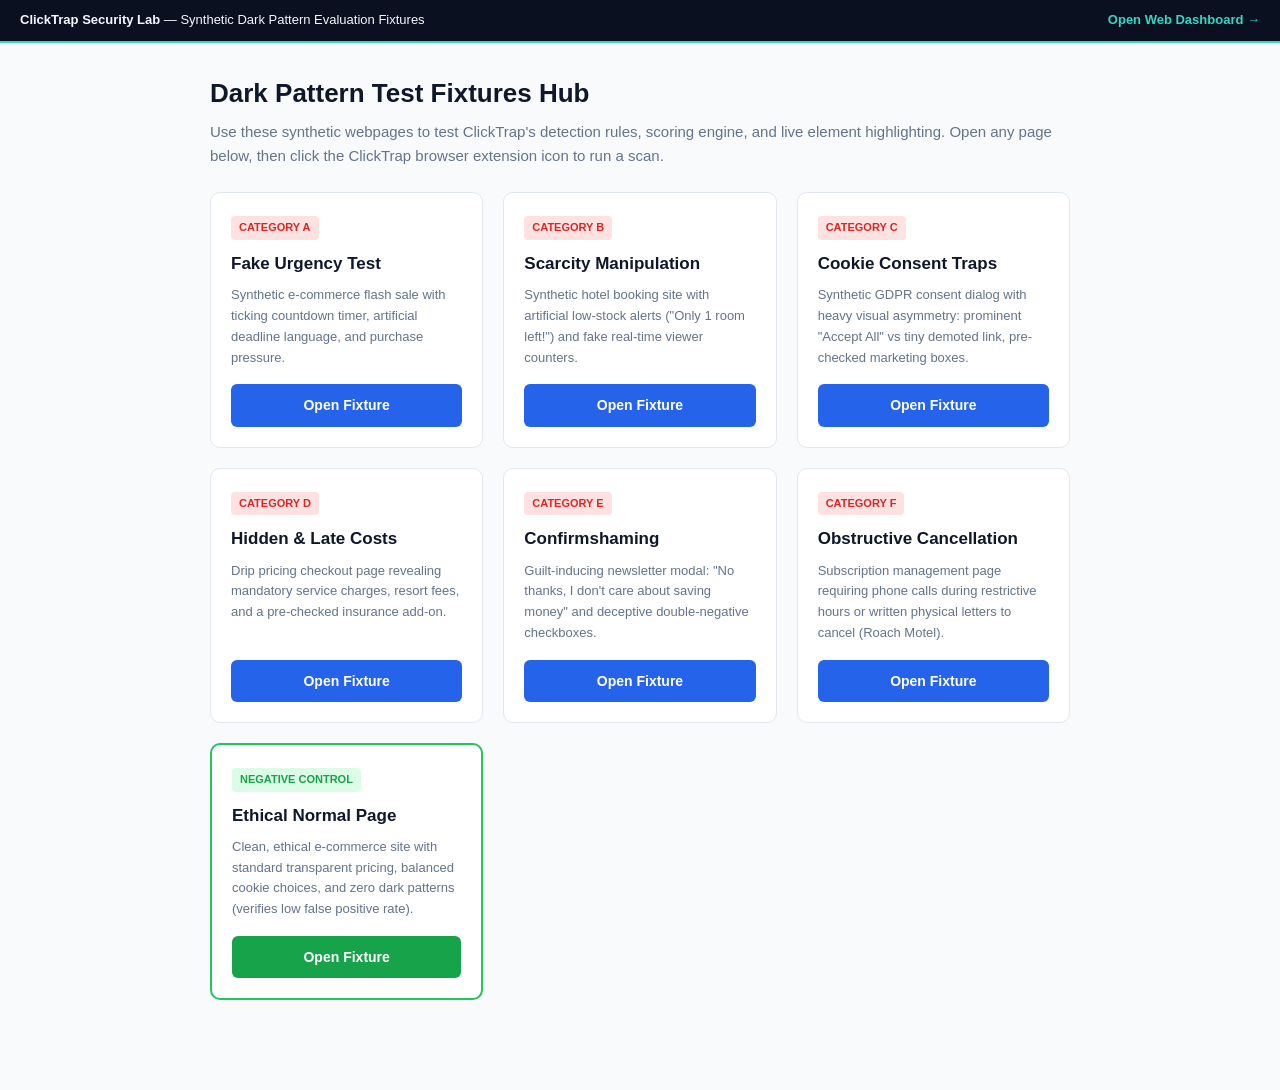
<file: test-pages/index.html>
<!DOCTYPE html>
<html lang="en">
<head>
  <meta charset="UTF-8">
  <meta name="viewport" content="width=device-width, initial-scale=1.0">
  <title>ClickTrap – Synthetic Test Fixtures Hub</title>
  <link rel="stylesheet" href="test-styles.css">
  <style>
    .test-grid {
      display: grid;
      grid-template-columns: repeat(auto-fill, minmax(270px, 1fr));
      gap: 20px;
      margin-top: 24px;
    }
    .test-card {
      background: #FFFFFF;
      border: 1px solid #E2E8F0;
      border-radius: 10px;
      padding: 20px;
      display: flex;
      flex-direction: column;
      justify-content: space-between;
      transition: transform 0.2s, box-shadow 0.2s;
    }
    .test-card:hover {
      transform: translateY(-3px);
      box-shadow: 0 8px 20px rgba(0,0,0,0.08);
      border-color: #35D6C2;
    }
    .badge-test {
      display: inline-block;
      padding: 3px 8px;
      border-radius: 4px;
      font-size: 11px;
      font-weight: 700;
      text-transform: uppercase;
      margin-bottom: 10px;
    }
    .badge-dark { background: #FEE2E2; color: #DC2626; }
    .badge-clean { background: #DCFCE7; color: #16A34A; }
    .test-title { font-size: 17px; font-weight: 700; color: #0F172A; margin-bottom: 8px; }
    .test-desc { font-size: 13px; color: #64748B; margin-bottom: 16px; flex-grow: 1; }
  </style>
</head>
<body>
  <div class="synthetic-banner">
    <div>
      <strong>ClickTrap Security Lab</strong> &mdash; Synthetic Dark Pattern Evaluation Fixtures
    </div>
    <div>
      <a href="../index.html">Open Web Dashboard &rarr;</a>
    </div>
  </div>

  <div class="fixture-container">
    <div class="fixture-header">
      <h1 class="fixture-title">Dark Pattern Test Fixtures Hub</h1>
      <p class="fixture-subtitle">
        Use these synthetic webpages to test ClickTrap's detection rules, scoring engine, and live element highlighting. 
        Open any page below, then click the ClickTrap browser extension icon to run a scan.
      </p>
    </div>

    <div class="test-grid">
      <!-- 1. Fake Urgency -->
      <div class="test-card">
        <div>
          <span class="badge-test badge-dark">Category A</span>
          <h2 class="test-title">Fake Urgency Test</h2>
          <p class="test-desc">Synthetic e-commerce flash sale with ticking countdown timer, artificial deadline language, and purchase pressure.</p>
        </div>
        <a href="fake-urgency.html" class="btn btn-primary">Open Fixture</a>
      </div>

      <!-- 2. Scarcity -->
      <div class="test-card">
        <div>
          <span class="badge-test badge-dark">Category B</span>
          <h2 class="test-title">Scarcity Manipulation</h2>
          <p class="test-desc">Synthetic hotel booking site with artificial low-stock alerts ("Only 1 room left!") and fake real-time viewer counters.</p>
        </div>
        <a href="scarcity.html" class="btn btn-primary">Open Fixture</a>
      </div>

      <!-- 3. Cookie Consent -->
      <div class="test-card">
        <div>
          <span class="badge-test badge-dark">Category C</span>
          <h2 class="test-title">Cookie Consent Traps</h2>
          <p class="test-desc">Synthetic GDPR consent dialog with heavy visual asymmetry: prominent "Accept All" vs tiny demoted link, pre-checked marketing boxes.</p>
        </div>
        <a href="cookie-consent.html" class="btn btn-primary">Open Fixture</a>
      </div>

      <!-- 4. Hidden Costs -->
      <div class="test-card">
        <div>
          <span class="badge-test badge-dark">Category D</span>
          <h2 class="test-title">Hidden & Late Costs</h2>
          <p class="test-desc">Drip pricing checkout page revealing mandatory service charges, resort fees, and a pre-checked insurance add-on.</p>
        </div>
        <a href="hidden-costs.html" class="btn btn-primary">Open Fixture</a>
      </div>

      <!-- 5. Confirmshaming -->
      <div class="test-card">
        <div>
          <span class="badge-test badge-dark">Category E</span>
          <h2 class="test-title">Confirmshaming</h2>
          <p class="test-desc">Guilt-inducing newsletter modal: "No thanks, I don't care about saving money" and deceptive double-negative checkboxes.</p>
        </div>
        <a href="confirmshaming.html" class="btn btn-primary">Open Fixture</a>
      </div>

      <!-- 6. Obstructive Cancellation -->
      <div class="test-card">
        <div>
          <span class="badge-test badge-dark">Category F</span>
          <h2 class="test-title">Obstructive Cancellation</h2>
          <p class="test-desc">Subscription management page requiring phone calls during restrictive hours or written physical letters to cancel (Roach Motel).</p>
        </div>
        <a href="cancellation-obstacles.html" class="btn btn-primary">Open Fixture</a>
      </div>

      <!-- 7. Normal Benign Page -->
      <div class="test-card" style="border: 2px solid #22C55E;">
        <div>
          <span class="badge-test badge-clean">Negative Control</span>
          <h2 class="test-title">Ethical Normal Page</h2>
          <p class="test-desc">Clean, ethical e-commerce site with standard transparent pricing, balanced cookie choices, and zero dark patterns (verifies low false positive rate).</p>
        </div>
        <a href="normal-marketing.html" class="btn btn-success">Open Fixture</a>
      </div>
    </div>
  </div>
</body>
</html>
</file>
<file: test-pages/test-styles.css>
/**
 * ClickTrap Synthetic Test Pages Stylesheet
 */

:root {
  --test-bg: #F8FAFC;
  --test-card: #FFFFFF;
  --test-text: #1E293B;
  --test-text-muted: #64748B;
  --test-border: #E2E8F0;
  --test-primary: #2563EB;
  --test-danger: #DC2626;
  --test-warning: #D97706;
  --test-success: #16A34A;
}

* {
  box-sizing: border-box;
  margin: 0;
  padding: 0;
}

body {
  font-family: -apple-system, BlinkMacSystemFont, "Segoe UI", Roboto, "Inter", sans-serif;
  background-color: var(--test-bg);
  color: var(--test-text);
  line-height: 1.6;
  padding-bottom: 60px;
}

/* Synthetic Test Notice Banner */
.synthetic-banner {
  background: #0B1020;
  color: #F4F7FB;
  padding: 10px 20px;
  display: flex;
  align-items: center;
  justify-content: space-between;
  border-bottom: 2px solid #35D6C2;
  font-size: 13px;
}

.synthetic-banner a {
  color: #35D6C2;
  text-decoration: none;
  font-weight: 600;
  margin-left: 15px;
}

.synthetic-banner a:hover {
  text-decoration: underline;
}

.fixture-container {
  max-width: 900px;
  margin: 30px auto;
  padding: 0 20px;
}

.fixture-header {
  margin-bottom: 24px;
}

.fixture-title {
  font-size: 26px;
  font-weight: 800;
  color: #0F172A;
  margin-bottom: 6px;
}

.fixture-subtitle {
  color: var(--test-text-muted);
  font-size: 15px;
}

.fixture-card {
  background: var(--test-card);
  border: 1px solid var(--test-border);
  border-radius: 12px;
  padding: 24px;
  box-shadow: 0 4px 12px rgba(0, 0, 0, 0.05);
  margin-bottom: 24px;
}

/* Common UI Elements */
.btn {
  display: inline-block;
  padding: 10px 20px;
  border-radius: 6px;
  font-size: 14px;
  font-weight: 600;
  cursor: pointer;
  text-align: center;
  border: none;
  text-decoration: none;
  transition: all 0.2s;
}

.btn-primary { background: #2563EB; color: #FFFFFF; }
.btn-primary:hover { background: #1D4ED8; }
.btn-success { background: #16A34A; color: #FFFFFF; }
.btn-danger { background: #DC2626; color: #FFFFFF; }
.btn-outline { background: transparent; border: 1px solid #CBD5E1; color: #334155; }
.btn-outline:hover { background: #F1F5F9; }

/* Test Countdown Timer */
.countdown-box {
  background: #FEF2F2;
  border: 2px solid #FCA5A5;
  border-radius: 8px;
  padding: 16px;
  text-align: center;
  margin: 20px 0;
}

.timer {
  font-family: monospace;
  font-size: 32px;
  font-weight: 800;
  color: #DC2626;
  letter-spacing: 2px;
}

/* Scarcity Badges */
.stock-alert {
  background: #FFFBEB;
  border-left: 4px solid #F59E0B;
  padding: 12px 16px;
  margin: 16px 0;
  font-weight: 600;
  color: #B45309;
}

/* Modal Overlay Simulation */
.modal-overlay {
  position: fixed;
  top: 0;
  left: 0;
  width: 100%;
  height: 100%;
  background: rgba(0, 0, 0, 0.6);
  display: flex;
  align-items: center;
  justify-content: center;
  z-index: 1000;
}

.modal-content {
  background: #FFFFFF;
  border-radius: 12px;
  padding: 28px;
  max-width: 480px;
  width: 90%;
  box-shadow: 0 10px 30px rgba(0, 0, 0, 0.2);
  text-align: center;
}

/* Asymmetric Cookie Banner */
.cookie-banner {
  position: fixed;
  bottom: 0;
  left: 0;
  width: 100%;
  background: #1E293B;
  color: #F8FAFC;
  padding: 20px 30px;
  display: flex;
  align-items: center;
  justify-content: space-between;
  box-shadow: 0 -4px 20px rgba(0, 0, 0, 0.15);
  z-index: 1000;
}

.cookie-text {
  max-width: 600px;
  font-size: 14px;
}

.cookie-actions {
  display: flex;
  align-items: center;
  gap: 16px;
}

.link-secondary {
  color: #94A3B8;
  font-size: 12px;
  text-decoration: underline;
  cursor: pointer;
}

/* In-Page Interactive Detector Toolbar & Highlights */
.ct-inspector-bar {
  background: #0B1020;
  border-bottom: 2px solid #35D6C2;
  padding: 10px 20px;
  display: flex;
  align-items: center;
  justify-content: space-between;
  flex-wrap: wrap;
  gap: 12px;
  color: #F4F7FB;
  font-size: 13px;
  position: sticky;
  top: 0;
  z-index: 9999;
  box-shadow: 0 4px 14px rgba(0,0,0,0.25);
}

.ct-inspector-left {
  display: flex;
  align-items: center;
  gap: 10px;
}

.ct-inspector-actions {
  display: flex;
  align-items: center;
  gap: 10px;
}

.ct-inspector-btn {
  background: #35D6C2;
  color: #0B1020;
  border: none;
  border-radius: 6px;
  padding: 6px 14px;
  font-size: 12px;
  font-weight: 700;
  cursor: pointer;
  transition: all 0.2s;
}

.ct-inspector-btn:hover {
  background: #2ec2af;
  transform: translateY(-1px);
}

.ct-inspector-link {
  color: #72B7FF;
  text-decoration: none;
  font-size: 12px;
  font-weight: 600;
}

.ct-inspector-link:hover {
  text-decoration: underline;
}

/* Deceptive Pattern On-Page Highlighting */
.ct-highlighted-target {
  outline: 3px solid #FF6B6B !important;
  outline-offset: 3px !important;
  background-color: rgba(255, 107, 107, 0.08) !important;
  position: relative !important;
  transition: outline 0.3s ease;
}

.ct-highlighted-clean {
  outline: 3px solid #22C55E !important;
  outline-offset: 3px !important;
  background-color: rgba(34, 197, 94, 0.08) !important;
}

.ct-finding-badge {
  display: inline-block;
  background: #FF6B6B;
  color: #FFFFFF;
  font-size: 11px;
  font-weight: 700;
  padding: 3px 8px;
  border-radius: 4px;
  margin-top: 6px;
  margin-bottom: 6px;
  box-shadow: 0 2px 6px rgba(0,0,0,0.2);
}

/* Interactive Floating Results Drawer */
.ct-results-drawer {
  position: fixed;
  bottom: 24px;
  right: 24px;
  width: 360px;
  max-width: calc(100vw - 32px);
  background: #121A2B;
  border: 1px solid #223454;
  border-radius: 12px;
  color: #F4F7FB;
  box-shadow: 0 12px 36px rgba(0,0,0,0.4);
  z-index: 10000;
  overflow: hidden;
  animation: ctSlideUp 0.3s ease-out;
}

@keyframes ctSlideUp {
  from { transform: translateY(30px); opacity: 0; }
  to { transform: translateY(0); opacity: 1; }
}

.ct-results-header {
  padding: 14px 18px;
  background: #182338;
  border-bottom: 1px solid #223454;
  display: flex;
  align-items: center;
  justify-content: space-between;
}

.ct-results-body {
  padding: 16px 18px;
  max-height: 380px;
  overflow-y: auto;
}

.ct-score-pill {
  padding: 4px 10px;
  border-radius: 6px;
  font-weight: 800;
  font-size: 12px;
}

.ct-score-high { background: #FEE2E2; color: #DC2626; }
.ct-score-mod { background: #FEF3C7; color: #D97706; }
.ct-score-clean { background: #DCFCE7; color: #16A34A; }

.ct-finding-item {
  background: #0B1020;
  border-left: 3px solid #FF6B6B;
  padding: 10px 12px;
  border-radius: 4px;
  margin-bottom: 10px;
  font-size: 12px;
}

.ct-finding-title {
  font-weight: 700;
  color: #F4F7FB;
  margin-bottom: 4px;
}

.ct-finding-desc {
  color: #A7B2C5;
  line-height: 1.4;
}

.ct-drawer-footer {
  padding: 12px 18px;
  background: #0B1020;
  border-top: 1px solid #223454;
  display: flex;
  justify-content: space-between;
  align-items: center;
}
</file>
